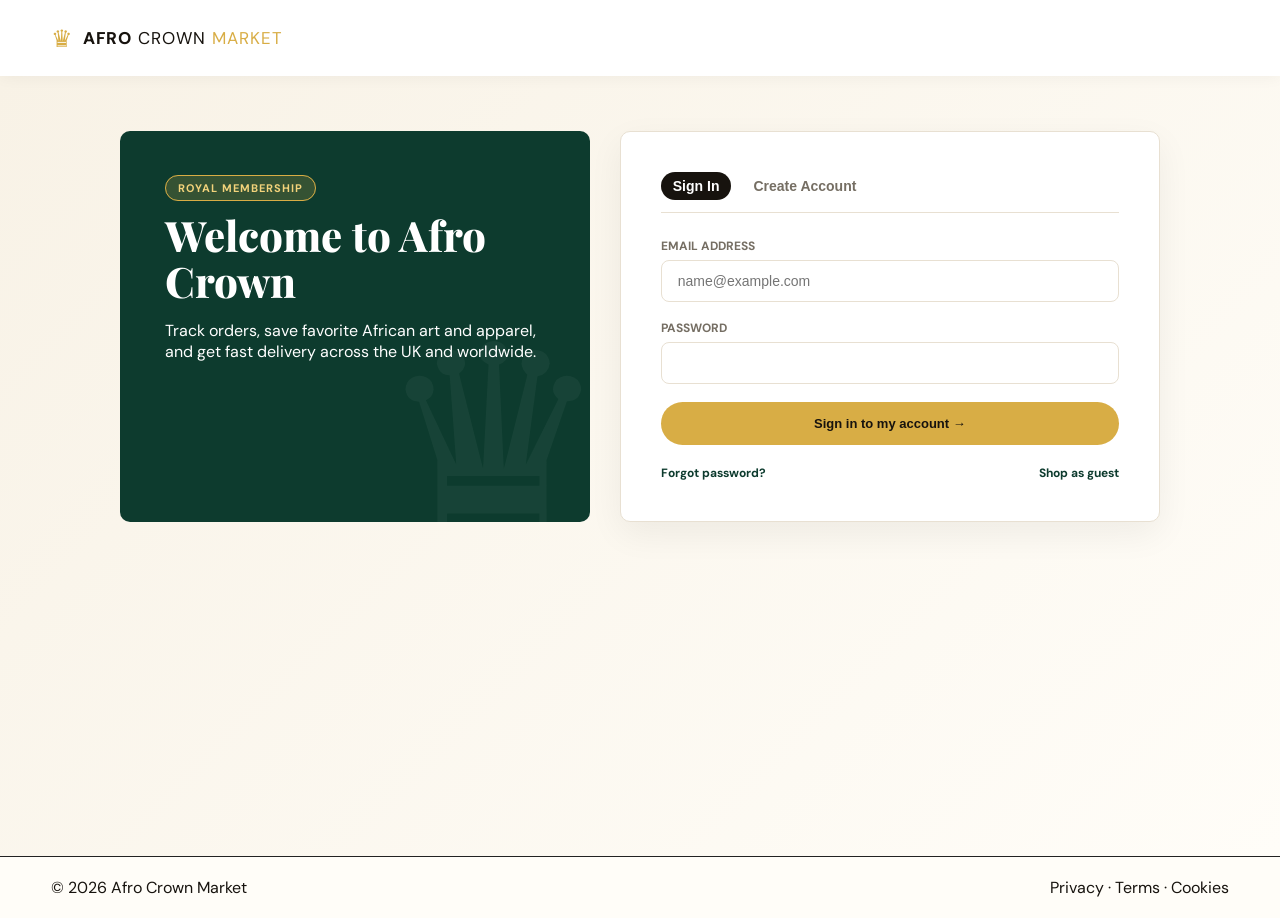
<file: African Shopping/account.html>
<!DOCTYPE html>
<html lang="en">
<head>
<meta charset="UTF-8">
<meta name="viewport" content="width=device-width,initial-scale=1.0">
<title>Your Account | Afro Crown Market</title>
<link rel="preconnect" href="https://fonts.googleapis.com">
<link rel="preconnect" href="https://fonts.gstatic.com" crossorigin>
<link href="https://fonts.googleapis.com/css2?family=DM+Sans:wght@400;500;600;700&family=Playfair+Display:wght@600;700;800&display=swap" rel="stylesheet">
<link rel="stylesheet" href="styles.css">
<style>
.account-page{min-height:calc(100vh - 120px);background:linear-gradient(135deg,#f8f2e6,#fffdf8);padding:55px 0 90px}
.account-shell{max-width:1040px;margin:auto;display:grid;grid-template-columns:1fr 1.15fr;gap:30px}
.account-intro{background:#0d3b2e;color:white;border-radius:10px;padding:45px;position:relative;overflow:hidden}
.account-intro:after{content:"♛";position:absolute;font-size:260px;color:#ffffff0b;right:-20px;bottom:-90px}
.account-intro h1{font:800 42px/1.1 "Playfair Display",serif;margin:15px 0}
.account-card{background:white;border:1px solid #e8e0d2;border-radius:10px;padding:40px;box-shadow:0 12px 35px rgba(23,19,14,0.06)}
.account-tabs{display:flex;gap:10px;border-bottom:1px solid #e8e0d2;margin-bottom:25px;padding-bottom:12px}
.tab-btn{border:none;background:none;font-weight:700;font-size:14px;color:#756e63;cursor:pointer;padding:6px 12px;border-radius:20px}
.tab-btn.active{background:#17130e;color:white}
.form-group{margin-bottom:18px}
.form-group label{display:block;font-size:12px;font-weight:700;margin-bottom:6px;text-transform:uppercase;color:#756e63}
.form-group input{width:100%;padding:12px 16px;border:1px solid #e8e0d2;border-radius:8px;font-size:14px;outline:none}
.form-group input:focus{border-color:#d8ad45}
.account-links{display:flex;justify-content:space-between;font-size:12px;margin-top:20px}
.account-links a{color:#0d3b2e;text-decoration:none;font-weight:700}
</style>
</head>
<body>
<header class="header">
  <div class="topbar container">
    <a class="brand" href="index.html">
      <span class="brand-mark">♛</span>
      <span><b>AFRO</b> CROWN <em>MARKET</em></span>
    </a>
  </div>
</header>

<main class="account-page">
<div class="container"><div class="account-shell">
<section class="account-intro">
  <span class="pill-tag">ROYAL MEMBERSHIP</span>
  <h1>Welcome to Afro Crown</h1>
  <p>Track orders, save favorite African art and apparel, and get fast delivery across the UK and worldwide.</p>
</section>

<section class="account-card">
  <div class="account-tabs">
    <button class="tab-btn active" id="signInTab">Sign In</button>
    <button class="tab-btn" id="createTab">Create Account</button>
  </div>
  <form id="accountForm">
    <div class="form-group" id="nameField" style="display:none">
      <label for="fullName">Full Name</label>
      <input type="text" id="fullName" placeholder="e.g. Amara Mensah">
    </div>
    <div class="form-group">
      <label for="email">Email Address</label>
      <input type="email" id="email" placeholder="name@example.com" required>
    </div>
    <div class="form-group">
      <label for="password">Password</label>
      <input type="password" id="password" required>
    </div>
    <button type="submit" class="gold-btn" id="submitBtn" style="width:100%;padding:14px">Sign in to my account →</button>
    <div class="account-links"><a href="#" onclick="demoReset(event)">Forgot password?</a><a href="index.html#shop">Shop as guest</a></div>
  </form>
</section>
</div></div>
</main>

<footer><div class="footer-bottom"><div class="container"><span>© 2026 Afro Crown Market</span><span>Privacy · Terms · Cookies</span></div></div></footer>

<script>
let mode="signin";
const signInTab=document.getElementById("signInTab"),createTab=document.getElementById("createTab"),nameField=document.getElementById("nameField"),submitBtn=document.getElementById("submitBtn");
function setMode(m){mode=m;signInTab.classList.toggle("active",m==="signin");createTab.classList.toggle("active",m==="create");nameField.style.display=m==="create"?"block":"none";submitBtn.textContent=m==="signin"?"Sign in to my account →":"Create my Crown account →"}
signInTab.onclick=()=>setMode("signin");createTab.onclick=()=>setMode("create");
document.getElementById("accountForm").onsubmit=e=>{e.preventDefault();const email=document.getElementById("email").value;localStorage.setItem("afroCrownUser",JSON.stringify({email,name:document.getElementById("fullName").value||email.split("@")[0]}));alert(mode==="signin"?"Welcome back to Afro Crown Market!":"Your Crown account has been created!");location.href="index.html"};
function demoReset(e){e.preventDefault();alert("Demo: connect a real authentication provider to enable password recovery.")}
</script>
</body>
</html>
</file>
<file: African Shopping/styles.css>
:root {
  --gold: #d8ad45;
  --gold2: #f3d37b;
  --ink: #17130e;
  --cream: #f7f1e5;
  --paper: #fffdf8;
  --green: #0d3b2e;
  --red: #9e3428;
  --orange: #c66a24;
  --muted: #756e63;
  --line: #e8e0d2;
  --shadow: 0 16px 45px rgba(30, 20, 8, 0.1);
}

* {
  box-sizing: border-box;
}

html {
  scroll-behavior: smooth;
}

body {
  margin: 0;
  background: var(--paper);
  color: var(--ink);
  font-family: "DM Sans", Arial, sans-serif;
  perspective: 1000px;
}

.container {
  width: min(1240px, 92%);
  margin: auto;
}

@keyframes float4D {
  0% { transform: translateY(0px) rotate(0deg) translateZ(0px); }
  50% { transform: translateY(-8px) rotate(1.5deg) translateZ(12px); }
  100% { transform: translateY(0px) rotate(0deg) translateZ(0px); }
}

.announcement {
  background: #11100e;
  color: #f5d77d;
  text-align: center;
  font-size: 11px;
  font-weight: 700;
  letter-spacing: 1.5px;
  padding: 9px;
}

.header {
  background: #fff;
  position: sticky;
  top: 0;
  z-index: 20;
  box-shadow: 0 2px 14px #0000000b;
}

.topbar {
  min-height: 76px;
  display: flex;
  align-items: center;
  gap: 24px;
}

.brand {
  display: flex;
  align-items: center;
  gap: 9px;
  text-decoration: none;
  color: var(--ink);
  white-space: nowrap;
  font-size: 17px;
  letter-spacing: 1px;
  transition: transform 0.3s ease;
}

.brand:hover {
  transform: scale(1.04) rotate(-1deg);
}

.brand b {
  font-weight: 800;
}

.brand em {
  font-style: normal;
  color: var(--gold);
}

.brand-mark {
  color: var(--gold);
  font-size: 24px;
  display: inline-block;
  animation: float4D 4s infinite ease-in-out;
}

.search-wrap {
  flex: 1;
  display: flex;
  background: #f4efe6;
  border-radius: 40px;
  padding: 4px 6px 4px 14px;
  border: 1px solid #e5dcce;
  transition: box-shadow 0.3s ease;
}

.search-wrap:focus-within {
  box-shadow: 0 0 12px rgba(216, 173, 69, 0.4);
}

.search-wrap select, .search-wrap input {
  border: 0;
  background: transparent;
  outline: none;
}

.search-wrap select {
  font-size: 12px;
  font-weight: 700;
  border-right: 1px solid #d3c7b5;
  padding-right: 10px;
  margin-right: 10px;
  cursor: pointer;
}

.search-wrap input {
  flex: 1;
}

.search-btn {
  border: 0;
  background: var(--ink);
  color: #fff;
  border-radius: 50%;
  width: 36px;
  height: 36px;
  cursor: pointer;
  transition: transform 0.2s ease;
}

.search-btn:hover {
  transform: scale(1.1);
}

.user-actions {
  display: flex;
  align-items: center;
  gap: 18px;
}

.account-link {
  text-decoration: none;
}

.account-link span {
  display: block;
  font-size: 10px;
  color: var(--muted);
  text-transform: uppercase;
}

.account-link strong {
  font-size: 13px;
  color: var(--ink);
}

.cart-btn {
  background: #17130e;
  color: #fff;
  border: 0;
  border-radius: 30px;
  padding: 8px 16px;
  display: flex;
  align-items: center;
  gap: 8px;
  cursor: pointer;
  position: relative;
  transition: transform 0.2s ease;
}

.cart-btn:hover {
  transform: scale(1.05);
}

.cart-badge {
  background: var(--gold);
  color: #000;
  border-radius: 50%;
  padding: 2px 7px;
  font-weight: 700;
  font-size: 11px;
}

.nav {
  display: flex;
  gap: 22px;
  padding: 12px 0;
  border-top: 1px solid var(--line);
  font-size: 13px;
  font-weight: 600;
}

.nav a {
  text-decoration: none;
  color: var(--ink);
  transition: color 0.2s ease;
}

.nav a:hover {
  color: var(--gold);
}

.nav .deal-link {
  color: var(--red);
  margin-left: auto;
}

.mobile-menu {
  display: none;
  background: none;
  border: none;
  font-size: 24px;
  cursor: pointer;
}

.hero {
  padding: 30px 0;
}

.hero-card {
  background: linear-gradient(135deg, #17130e, #292015);
  color: #fff;
  border-radius: 20px;
  display: grid;
  grid-template-columns: 1.2fr 1fr;
  padding: 60px;
  align-items: center;
  box-shadow: var(--shadow);
  transform-style: preserve-3d;
}

.pill-tag {
  background: rgba(216, 173, 69, 0.2);
  color: var(--gold2);
  border: 1px solid var(--gold);
  padding: 5px 12px;
  border-radius: 20px;
  font-size: 11px;
  font-weight: 700;
  letter-spacing: 1px;
}

.pill-tag.red {
  background: rgba(158, 52, 40, 0.2);
  color: #f7a095;
  border-color: var(--red);
}

.hero-copy h1 {
  font-family: "Playfair Display", serif;
  font-size: 48px;
  line-height: 1.1;
  margin: 18px 0 14px;
}

.hero-copy p {
  color: #d8cebe;
  font-size: 15px;
  line-height: 1.6;
  margin-bottom: 26px;
}

.hero-actions {
  display: flex;
  gap: 14px;
}

.gold-btn, .dark-btn, .btn {
  padding: 12px 24px;
  border-radius: 30px;
  text-decoration: none;
  font-weight: 700;
  font-size: 13px;
  display: inline-flex;
  align-items: center;
  justify-content: center;
  border: 0;
  cursor: pointer;
  transition: transform 0.2s ease, box-shadow 0.2s ease;
  transform-style: preserve-3d;
}

.gold-btn {
  background: var(--gold);
  color: #17130e;
}

.gold-btn:hover {
  background: var(--gold2);
  transform: translateY(-3px) translateZ(15px);
  box-shadow: 0 8px 20px rgba(216, 173, 69, 0.4);
}

.dark-btn {
  background: transparent;
  color: #fff;
  border: 1px solid #ffffff44;
}

.dark-btn:hover {
  background: #ffffff11;
  transform: translateY(-3px);
}

.section {
  padding: 60px 0;
}

.section-head {
  display: flex;
  justify-content: space-between;
  align-items: flex-end;
  margin-bottom: 28px;
}

.section-head h2 {
  font-family: "Playfair Display", serif;
  font-size: 36px;
  margin: 0 0 6px;
}

.section-head p {
  margin: 0;
  color: var(--muted);
}

.categories-grid {
  display: grid;
  grid-template-columns: repeat(auto-fit, minmax(200px, 1fr));
  gap: 18px;
}

.category-card {
  background: var(--cream);
  padding: 24px;
  border-radius: 16px;
  text-decoration: none;
  color: var(--ink);
  border: 1px solid var(--line);
  transition: transform 0.3s cubic-bezier(0.175, 0.885, 0.32, 1.275), box-shadow 0.3s ease;
  transform-style: preserve-3d;
}

.category-card:hover {
  box-shadow: 0 20px 30px rgba(0, 0, 0, 0.15);
}

.category-card span {
  font-size: 38px;
  display: inline-block;
  transition: transform 0.3s ease;
}

.category-card:hover span {
  transform: translateZ(35px) scale(1.2);
}

.category-card h3 {
  margin: 12px 0 4px;
}

.category-card p {
  margin: 0;
  font-size: 12px;
  color: var(--muted);
}

.deal-strip {
  background: #0d3b2e;
  color: #fff;
  border-radius: 16px;
  padding: 30px 40px;
  margin: 20px auto;
}

.deal-inner {
  display: grid;
  grid-template-columns: 2fr 1fr 1fr;
  align-items: center;
  gap: 20px;
}

.deal-inner h2 {
  font-family: "Playfair Display", serif;
  margin: 8px 0 0;
  font-size: 28px;
}

.deal-clock {
  font-size: 36px;
  font-weight: 800;
  color: var(--gold2);
  font-family: monospace;
  letter-spacing: 2px;
}

.filter-pills {
  display: flex;
  gap: 8px;
}

.pill {
  padding: 8px 16px;
  border-radius: 20px;
  border: 1px solid var(--line);
  background: #fff;
  cursor: pointer;
  font-weight: 600;
  font-size: 12px;
  transition: all 0.2s ease;
}

.pill:hover {
  transform: translateY(-2px);
}

.pill.active {
  background: var(--ink);
  color: #fff;
  border-color: var(--ink);
}

.results-bar {
  display: flex;
  justify-content: space-between;
  align-items: center;
  margin-bottom: 20px;
  color: var(--muted);
  font-size: 13px;
}

.product-grid {
  display: grid;
  grid-template-columns: repeat(auto-fill, minmax(250px, 1fr));
  gap: 22px;
}

.product {
  background: #fff;
  border: 1px solid var(--line);
  border-radius: 16px;
  overflow: hidden;
  display: flex;
  flex-direction: column;
  transition: transform 0.2s cubic-bezier(0.25, 0.46, 0.45, 0.94), box-shadow 0.3s ease;
  transform-style: preserve-3d;
  will-change: transform;
}

.product:hover {
  box-shadow: 0 20px 35px rgba(23, 19, 14, 0.18), 0 0 20px rgba(216, 173, 69, 0.2);
}

.product-image {
  height: 240px;
  background: #fdfbf7;
  position: relative;
  overflow: hidden;
  display: flex;
  align-items: center;
  justify-content: center;
}

.product-image img {
  width: 100%;
  height: 100%;
  object-fit: cover;
  transition: transform 0.4s ease;
  transform-style: preserve-3d;
}

.product:hover .product-image img {
  transform: scale(1.1) translateZ(25px);
  filter: drop-shadow(0 15px 12px rgba(0, 0, 0, 0.25));
}

.badge {
  position: absolute;
  top: 12px;
  left: 12px;
  background: var(--ink);
  color: #fff;
  font-size: 10px;
  font-weight: 700;
  padding: 4px 8px;
  border-radius: 10px;
  transform: translateZ(25px);
}

.heart {
  position: absolute;
  top: 12px;
  right: 12px;
  background: #fff;
  border: 0;
  width: 32px;
  height: 32px;
  border-radius: 50%;
  cursor: pointer;
  box-shadow: 0 4px 10px rgba(0,0,0,0.1);
  transform: translateZ(25px);
  transition: transform 0.2s ease;
}

.heart:hover {
  transform: translateZ(35px) scale(1.2);
}

.product-body {
  padding: 16px;
  display: flex;
  flex-direction: column;
  flex: 1;
}

.category-tag {
  font-size: 10px;
  text-transform: uppercase;
  color: var(--muted);
  font-weight: 700;
}

.product-body h3 {
  font-size: 15px;
  margin: 6px 0 12px;
  line-height: 1.3;
}

.price-row {
  margin-top: auto;
  display: flex;
  justify-content: space-between;
  align-items: center;
}

.price {
  font-weight: 800;
  font-size: 16px;
}

.old-price {
  text-decoration: line-through;
  color: var(--muted);
  font-size: 12px;
  margin-left: 4px;
}

.add-btn {
  background: var(--cream);
  border: 1px solid var(--line);
  padding: 6px 12px;
  border-radius: 20px;
  font-weight: 700;
  cursor: pointer;
  transition: all 0.2s ease;
}

.add-btn:hover {
  background: var(--gold);
  border-color: var(--gold);
  color: #000;
  transform: scale(1.05);
}

.feature-banner {
  background: var(--cream);
  border-radius: 20px;
  padding: 50px;
  margin: 40px auto;
}

.feature-inner {
  display: grid;
  grid-template-columns: 1fr 1fr;
  align-items: center;
  gap: 40px;
}

.feature-copy h2 {
  font-family: "Playfair Display", serif;
  font-size: 40px;
  margin: 12px 0;
}

.feature-image {
  height: 250px;
  background: var(--green);
  border-radius: 16px;
  display: flex;
  align-items: center;
  justify-content: center;
  font-size: 80px;
}

.newsletter {
  background: #17130e;
  color: #fff;
  border-radius: 20px;
  padding: 60px 20px;
  text-align: center;
  margin: 40px auto;
}

.newsletter form {
  display: flex;
  justify-content: center;
  gap: 10px;
  max-width: 450px;
  margin: 20px auto 0;
}

.newsletter input {
  padding: 12px 20px;
  border-radius: 30px;
  border: 0;
  flex: 1;
}

.footer {
  background: #11100e;
  color: #a8a093;
  padding-top: 60px;
  font-size: 13px;
}

.footer-grid {
  display: grid;
  grid-template-columns: 2fr 1fr 1fr 1fr;
  gap: 40px;
  padding-bottom: 40px;
}

.footer a {
  color: inherit;
  text-decoration: none;
  display: block;
  margin-bottom: 8px;
}

.footer a:hover {
  color: #fff;
}

.footer h4 {
  color: #fff;
  margin-top: 0;
}

.footer-bottom {
  border-top: 1px solid #222;
  padding: 20px 0;
}

.footer-bottom .container {
  display: flex;
  justify-content: space-between;
}

/* ==========================================
   🛒 CENTERING & BLUR EFFECT FOR CART MODAL
   ========================================== */

/* Fullscreen blur overlay */
/* ==========================================
   🛒 CENTERING & BLUR EFFECT FOR CART MODAL
   ========================================== */

/* Fullscreen blur overlay */
.overlay {
  position: fixed;
  inset: 0;
  background: rgba(17, 16, 14, 0.4);
  backdrop-filter: blur(8px); /* Blurs the background content */
  -webkit-backdrop-filter: blur(8px); /* Safari support */
  z-index: 90;
  opacity: 0;
  pointer-events: none;
  transition: opacity 0.3s ease;
}

.overlay.show {
  opacity: 1;
  pointer-events: auto;
}

/* Centered Pop-up Modal */
.cart-panel {
  position: fixed;
  top: 50%;
  left: 50%;
  transform: translate(-50%, -45%) scale(0.95); /* Hidden state slightly scaled down */
  width: min(480px, 90vw);
  max-height: 85vh;
  background: #ffffff;
  border-radius: 20px;
  z-index: 100;
  box-shadow: 0 25px 50px -12px rgba(0, 0, 0, 0.25);
  border: 1px solid var(--line);
  padding: 28px;
  display: flex;
  flex-direction: column;
  opacity: 0;
  pointer-events: none;
  transition: transform 0.3s cubic-bezier(0.175, 0.885, 0.32, 1.275), opacity 0.3s ease;
}

/* Active Pop-up state */
.cart-panel.open {
  opacity: 1;
  pointer-events: auto;
  transform: translate(-50%, -50%) scale(1); /* Smooth pop-up to center */
}

.cart-head {
  display: flex;
  justify-content: space-between;
  align-items: center;
  border-bottom: 1px solid var(--line);
  padding-bottom: 16px;
  margin-bottom: 16px;
}

.cart-head h2 {
  margin: 0;
  font-family: "Playfair Display", serif;
  font-size: 22px;
}

.cart-head button {
  background: none;
  border: 0;
  font-size: 28px;
  cursor: pointer;
  color: var(--muted);
  transition: color 0.2s ease;
}

.cart-head button:hover {
  color: var(--ink);
}

#cartItems {
  overflow-y: auto;
  max-height: 320px;
  padding-right: 6px;
}

/* Custom scrollbar for cart items */
#cartItems::-webkit-scrollbar {
  width: 6px;
}
#cartItems::-webkit-scrollbar-thumb {
  background: var(--line);
  border-radius: 10px;
}

.overlay.show {
  opacity: 1;
  pointer-events: auto;
}

/* Centered Pop-up Modal */
.cart-panel {
  position: fixed;
  top: 50%;
  left: 50%;
  transform: translate(-50%, -45%) scale(0.95); /* Hidden state slightly scaled down */
  width: min(480px, 90vw);
  max-height: 85vh;
  background: #ffffff;
  border-radius: 20px;
  z-index: 100;
  box-shadow: 0 25px 50px -12px rgba(0, 0, 0, 0.25);
  border: 1px solid var(--line);
  padding: 28px;
  display: flex;
  flex-direction: column;
  opacity: 0;
  pointer-events: none;
  transition: transform 0.3s cubic-bezier(0.175, 0.885, 0.32, 1.275), opacity 0.3s ease;
}

/* Active Pop-up state */
.cart-panel.open {
  opacity: 1;
  pointer-events: auto;
  transform: translate(-50%, -50%) scale(1); /* Smooth pop-up to center */
}

.cart-head {
  display: flex;
  justify-content: space-between;
  align-items: center;
  border-bottom: 1px solid var(--line);
  padding-bottom: 16px;
  margin-bottom: 16px;
}

.cart-head h2 {
  margin: 0;
  font-family: "Playfair Display", serif;
  font-size: 22px;
}

.cart-head button {
  background: none;
  border: 0;
  font-size: 28px;
  cursor: pointer;
  color: var(--muted);
  transition: color 0.2s ease;
}

.cart-head button:hover {
  color: var(--ink);
}

#cartItems {
  overflow-y: auto;
  max-height: 320px;
  padding-right: 6px;
}

/* Custom scrollbar for cart items */
#cartItems::-webkit-scrollbar {
  width: 6px;
}
#cartItems::-webkit-scrollbar-thumb {
  background: var(--line);
  border-radius: 10px;
}

.cart-panel.open {
  transform: translateX(0);
}

.cart-head {
  display: flex;
  justify-content: space-between;
  align-items: center;
  border-bottom: 1px solid var(--line);
  padding-bottom: 16px;
}

.cart-head button {
  background: none;
  border: 0;
  font-size: 28px;
  cursor: pointer;
}

.cart-empty {
  text-align: center;
  margin: auto;
}

.cart-empty span {
  font-size: 48px;
}

.overlay {
  position: fixed;
  inset: 0;
  background: rgba(0,0,0,0.5);
  z-index: 90;
  opacity: 0;
  pointer-events: none;
  transition: opacity 0.3s ease;
}

.overlay.show {
  opacity: 1;
  pointer-events: auto;
}

.toast {
  position: fixed;
  bottom: 24px;
  left: 50%;
  transform: translateX(-50%) translateY(100px);
  background: var(--ink);
  color: #fff;
  padding: 12px 24px;
  border-radius: 30px;
  font-size: 13px;
  font-weight: 700;
  box-shadow: 0 10px 25px rgba(0,0,0,0.2);
  transition: transform 0.3s cubic-bezier(0.175, 0.885, 0.32, 1.275);
  z-index: 200;
}

.toast.show {
  transform: translateX(-50%) translateY(0);
}

.audio-hint {
  position: fixed;
  bottom: 20px;
  right: 20px;
  background: #17130e;
  color: #f3d37b;
  padding: 10px 16px;
  border-radius: 30px;
  font-size: 12px;
  font-weight: bold;
  box-shadow: 0 8px 20px rgba(0,0,0,0.3);
  z-index: 9999;
  cursor: pointer;
  border: 1px solid #d8ad45;
  transition: opacity 0.5s ease;
}

@media (max-width: 768px) {
  .hero-card, .feature-inner, .deal-inner {
    grid-template-columns: 1fr;
    padding: 30px;
  }
  .search-wrap {
    display: none;
  }
  .mobile-menu {
    display: block;
  }
  .footer-grid {
    grid-template-columns: 1fr 1fr;
  }
}

/* Fix horizontal layout blowout on narrow views */
html, body {
  width: 100%;
  overflow-x: hidden;
}

@media (max-width: 768px) {
  .topbar {
    flex-wrap: wrap;
    gap: 10px;
    padding: 10px 0;
  }

  .nav {
    overflow-x: auto;
    white-space: nowrap;
    padding-bottom: 8px;
    -webkit-overflow-scrolling: touch;
  }

  .hero-card {
    grid-template-columns: 1fr;
    padding: 24px 16px;
  }
  
  .hero-art {
    width: 200px !important;
    height: 200px !important;
  }
}

/* Custom Global & Cart Scrollbars */
::-webkit-scrollbar {
  width: 8px;
  height: 8px;
}

::-webkit-scrollbar-track {
  background: var(--paper);
}

::-webkit-scrollbar-thumb {
  background: var(--gold);
  border-radius: 10px;
}

::-webkit-scrollbar-thumb:hover {
  background: var(--orange);
}

/* Firefox Scrollbars */
* {
  scrollbar-width: thin;
  scrollbar-color: var(--gold) var(--paper);
}
</file>
